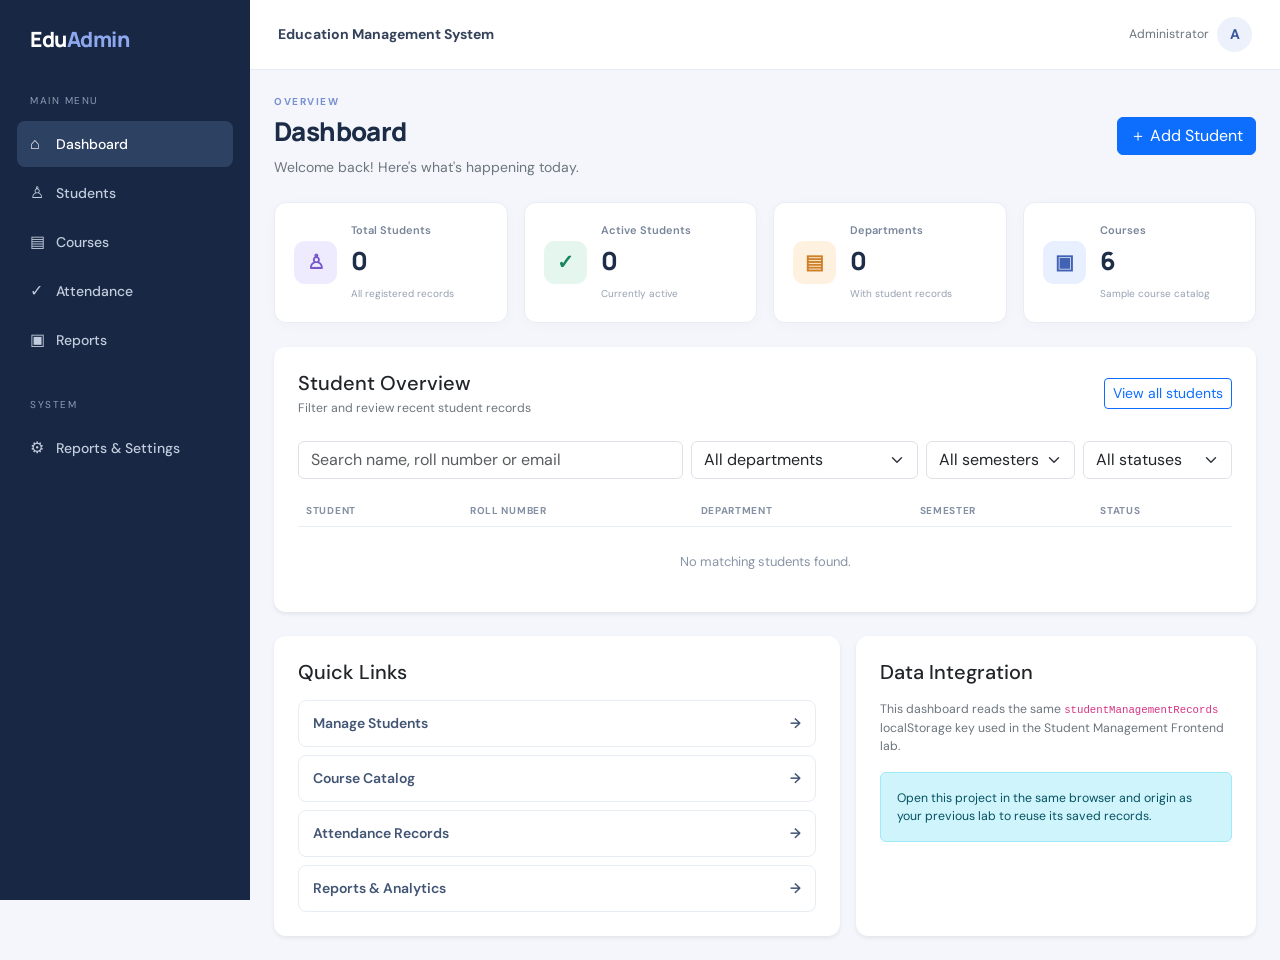
<file: index.html>
<!DOCTYPE html>
<html lang="en">
<head>
  <meta charset="UTF-8"><meta name="viewport" content="width=device-width, initial-scale=1">
  <title>Admin Dashboard | EduAdmin</title>
  <link href="https://cdn.jsdelivr.net/npm/bootstrap@5.3.3/dist/css/bootstrap.min.css" rel="stylesheet">
  <link rel="stylesheet" href="assets/style.css">
</head>
<body>
  <div id="appSidebar"></div>
  <div class="main-content">
    <div id="appTopbar"></div>
    <main class="container-fluid px-3 px-lg-4 py-4">
      <div class="d-flex flex-wrap justify-content-between align-items-center mb-4 gap-2">
        <div><p class="eyebrow mb-1">OVERVIEW</p><h1 class="page-title">Dashboard</h1><p class="text-secondary mb-0">Welcome back! Here's what's happening today.</p></div>
        <button class="btn btn-primary" data-bs-toggle="modal" data-bs-target="#studentModal" id="quickAddBtn">＋ Add Student</button>
      </div>
      <div id="alertArea"></div>
      <section class="row g-3 mb-4">
        <div class="col-12 col-sm-6 col-xl-3"><div class="kpi-card"><div class="kpi-icon purple">♙</div><div><span>Total Students</span><h2 id="totalStudents">0</h2><small>All registered records</small></div></div></div>
        <div class="col-12 col-sm-6 col-xl-3"><div class="kpi-card"><div class="kpi-icon green">✓</div><div><span>Active Students</span><h2 id="activeStudents">0</h2><small>Currently active</small></div></div></div>
        <div class="col-12 col-sm-6 col-xl-3"><div class="kpi-card"><div class="kpi-icon orange">▤</div><div><span>Departments</span><h2 id="departmentTotal">0</h2><small>With student records</small></div></div></div>
        <div class="col-12 col-sm-6 col-xl-3"><div class="kpi-card"><div class="kpi-icon blue">▣</div><div><span>Courses</span><h2 id="courseTotal">6</h2><small>Sample course catalog</small></div></div></div>
      </section>
      <section class="card border-0 shadow-sm mb-4">
        <div class="card-header bg-white border-0 pt-4 px-4"><div class="d-flex flex-wrap justify-content-between align-items-center gap-2"><div><h5 class="mb-1">Student Overview</h5><p class="text-secondary small mb-0">Filter and review recent student records</p></div><a class="btn btn-sm btn-outline-primary" href="students.html">View all students</a></div></div>
        <div class="card-body px-4">
          <div class="row g-2 mb-3">
            <div class="col-md-5"><input id="dashboardSearch" class="form-control" placeholder="Search name, roll number or email"></div>
            <div class="col-md-3"><select id="dashboardDepartment" class="form-select"><option value="">All departments</option></select></div>
            <div class="col-md-2"><select id="dashboardSemester" class="form-select"><option value="">All semesters</option></select></div>
            <div class="col-md-2"><select id="dashboardStatus" class="form-select"><option value="">All statuses</option><option>Active</option><option>Inactive</option></select></div>
          </div>
          <div class="table-responsive"><table class="table align-middle admin-table"><thead><tr><th>Student</th><th>Roll Number</th><th>Department</th><th>Semester</th><th>Status</th></tr></thead><tbody id="dashboardStudents"></tbody></table></div>
          <div id="dashboardEmpty" class="empty-state d-none">No matching students found.</div>
        </div>
      </section>
      <section class="row g-3">
        <div class="col-lg-7"><div class="card border-0 shadow-sm h-100"><div class="card-body p-4"><h5 class="mb-3">Quick Links</h5><div class="quick-links"><a href="students.html">Manage Students <span>→</span></a><a href="courses.html">Course Catalog <span>→</span></a><a href="attendance.html">Attendance Records <span>→</span></a><a href="reports.html">Reports & Analytics <span>→</span></a></div></div></div></div>
        <div class="col-lg-5"><div class="card border-0 shadow-sm h-100"><div class="card-body p-4"><h5 class="mb-3">Data Integration</h5><p class="text-secondary small">This dashboard reads the same <code>studentManagementRecords</code> localStorage key used in the Student Management Frontend lab.</p><div class="alert alert-info small mb-0">Open this project in the same browser and origin as your previous lab to reuse its saved records.</div></div></div></div>
      </section>
    </main>
  </div>
  <div id="studentModalMount"></div>
  <script src="https://cdn.jsdelivr.net/npm/bootstrap@5.3.3/dist/js/bootstrap.bundle.min.js"></script>
  <script src="assets/app.js"></script>
</body></html>
</file>
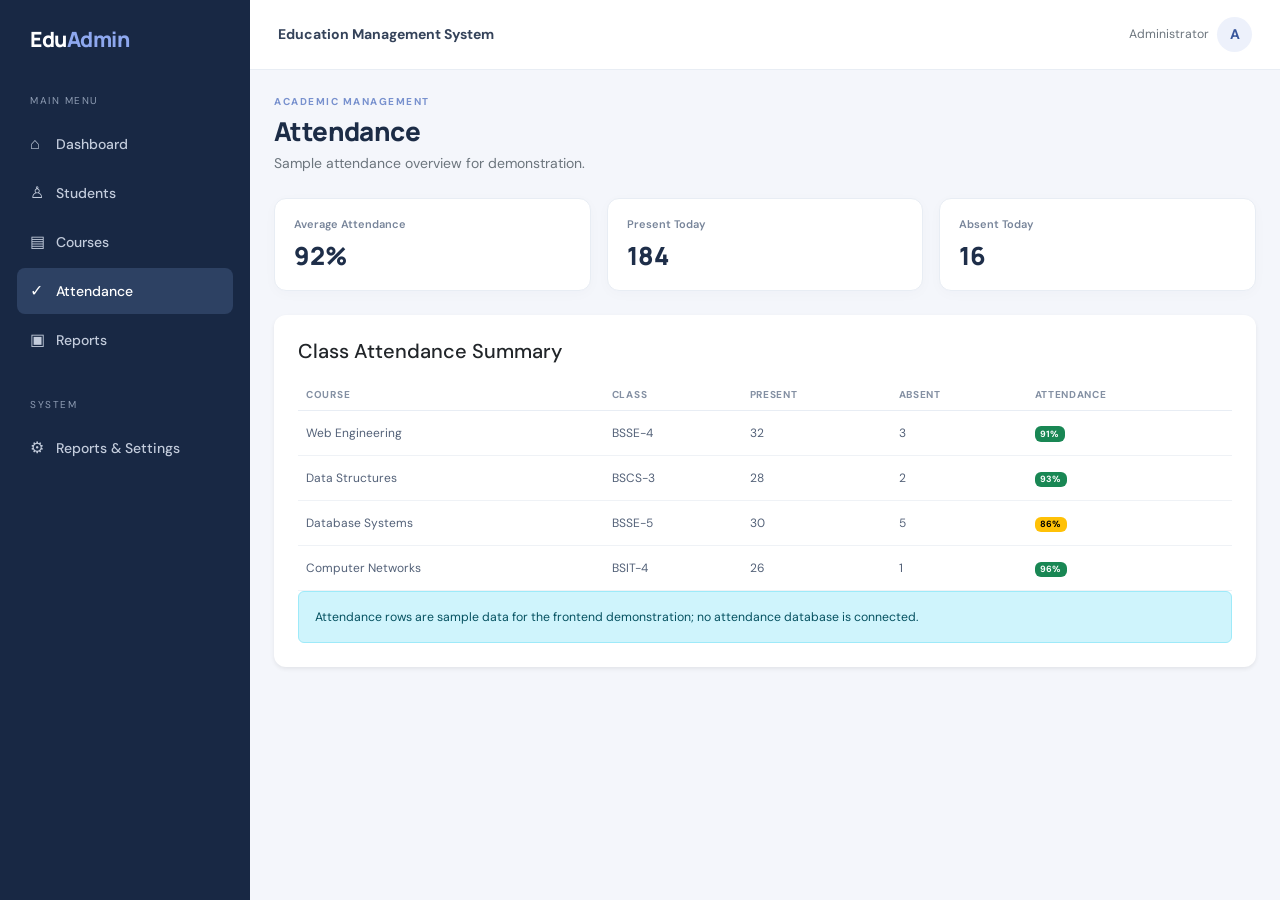
<file: attendance.html>
<!DOCTYPE html>
<html lang="en"><head><meta charset="UTF-8"><meta name="viewport" content="width=device-width, initial-scale=1"><title>Attendance | EduAdmin</title><link href="https://cdn.jsdelivr.net/npm/bootstrap@5.3.3/dist/css/bootstrap.min.css" rel="stylesheet"><link rel="stylesheet" href="assets/style.css"></head>
<body><div id="appSidebar"></div><div class="main-content"><div id="appTopbar"></div><main class="container-fluid px-3 px-lg-4 py-4"><p class="eyebrow mb-1">ACADEMIC MANAGEMENT</p><h1 class="page-title mb-1">Attendance</h1><p class="text-secondary mb-4">Sample attendance overview for demonstration.</p><div class="row g-3 mb-4"><div class="col-sm-4"><div class="mini-stat"><span>Average Attendance</span><strong>92%</strong></div></div><div class="col-sm-4"><div class="mini-stat"><span>Present Today</span><strong>184</strong></div></div><div class="col-sm-4"><div class="mini-stat"><span>Absent Today</span><strong>16</strong></div></div></div><div class="card border-0 shadow-sm"><div class="card-body p-4"><h5 class="mb-3">Class Attendance Summary</h5><div class="table-responsive"><table class="table admin-table align-middle"><thead><tr><th>Course</th><th>Class</th><th>Present</th><th>Absent</th><th>Attendance</th></tr></thead><tbody><tr><td>Web Engineering</td><td>BSSE-4</td><td>32</td><td>3</td><td><span class="badge text-bg-success">91%</span></td></tr><tr><td>Data Structures</td><td>BSCS-3</td><td>28</td><td>2</td><td><span class="badge text-bg-success">93%</span></td></tr><tr><td>Database Systems</td><td>BSSE-5</td><td>30</td><td>5</td><td><span class="badge text-bg-warning">86%</span></td></tr><tr><td>Computer Networks</td><td>BSIT-4</td><td>26</td><td>1</td><td><span class="badge text-bg-success">96%</span></td></tr></tbody></table></div><div class="alert alert-info mb-0 small">Attendance rows are sample data for the frontend demonstration; no attendance database is connected.</div></div></div></main></div><script src="https://cdn.jsdelivr.net/npm/bootstrap@5.3.3/dist/js/bootstrap.bundle.min.js"></script><script src="assets/app.js"></script></body></html>
</file>
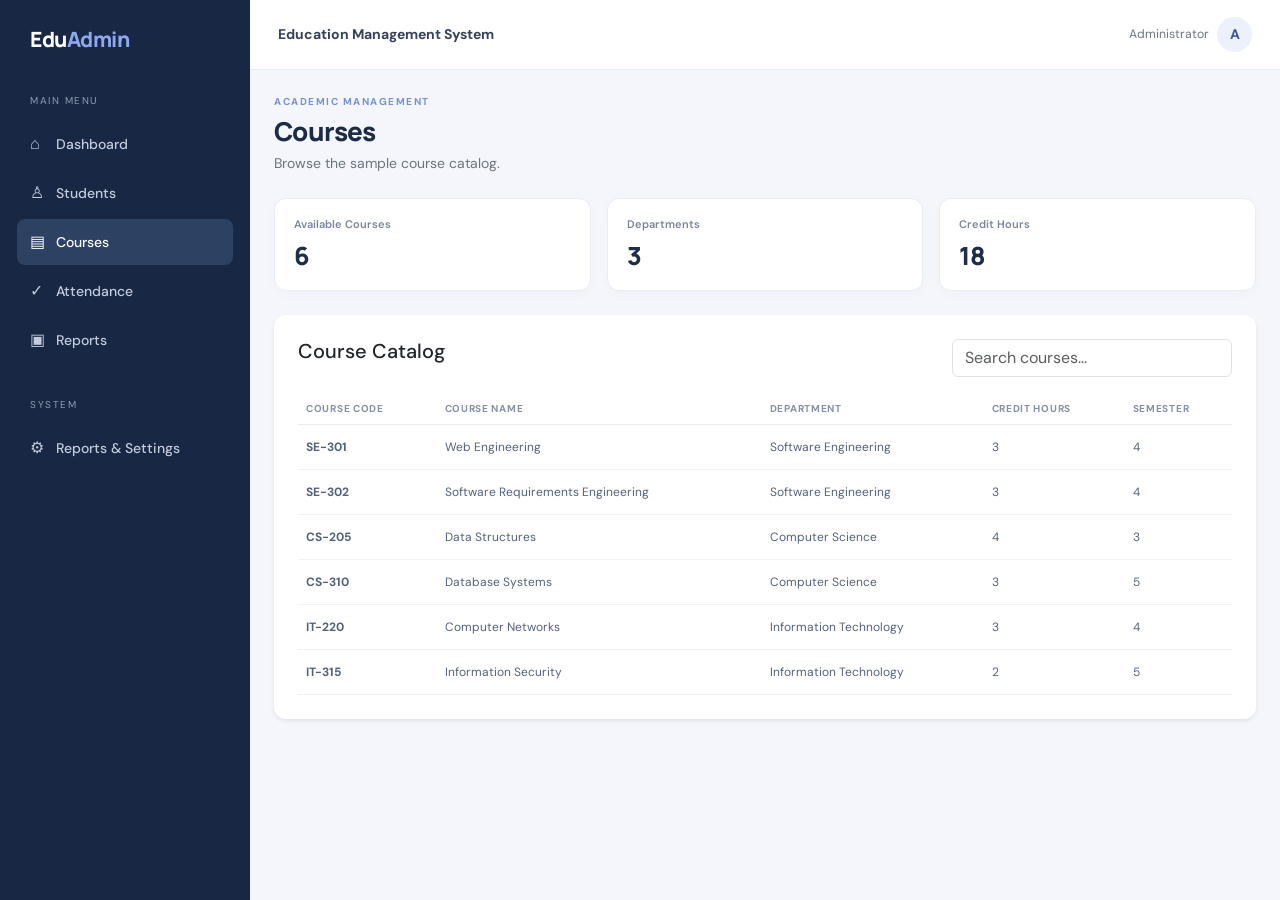
<file: courses.html>
<!DOCTYPE html>
<html lang="en"><head><meta charset="UTF-8"><meta name="viewport" content="width=device-width, initial-scale=1"><title>Courses | EduAdmin</title><link href="https://cdn.jsdelivr.net/npm/bootstrap@5.3.3/dist/css/bootstrap.min.css" rel="stylesheet"><link rel="stylesheet" href="assets/style.css"></head>
<body><div id="appSidebar"></div><div class="main-content"><div id="appTopbar"></div><main class="container-fluid px-3 px-lg-4 py-4"><p class="eyebrow mb-1">ACADEMIC MANAGEMENT</p><h1 class="page-title mb-1">Courses</h1><p class="text-secondary mb-4">Browse the sample course catalog.</p><div class="row g-3 mb-4"><div class="col-md-4"><div class="mini-stat"><span>Available Courses</span><strong>6</strong></div></div><div class="col-md-4"><div class="mini-stat"><span>Departments</span><strong>3</strong></div></div><div class="col-md-4"><div class="mini-stat"><span>Credit Hours</span><strong>18</strong></div></div></div><div class="card border-0 shadow-sm"><div class="card-body p-4"><div class="d-flex justify-content-between flex-wrap gap-2 mb-3"><h5>Course Catalog</h5><input id="courseSearch" class="form-control" style="max-width:280px" placeholder="Search courses..."></div><div class="table-responsive"><table class="table admin-table align-middle"><thead><tr><th>Course Code</th><th>Course Name</th><th>Department</th><th>Credit Hours</th><th>Semester</th></tr></thead><tbody id="coursesTable"></tbody></table></div></div></div></main></div><script src="https://cdn.jsdelivr.net/npm/bootstrap@5.3.3/dist/js/bootstrap.bundle.min.js"></script><script src="assets/app.js"></script></body></html>
</file>
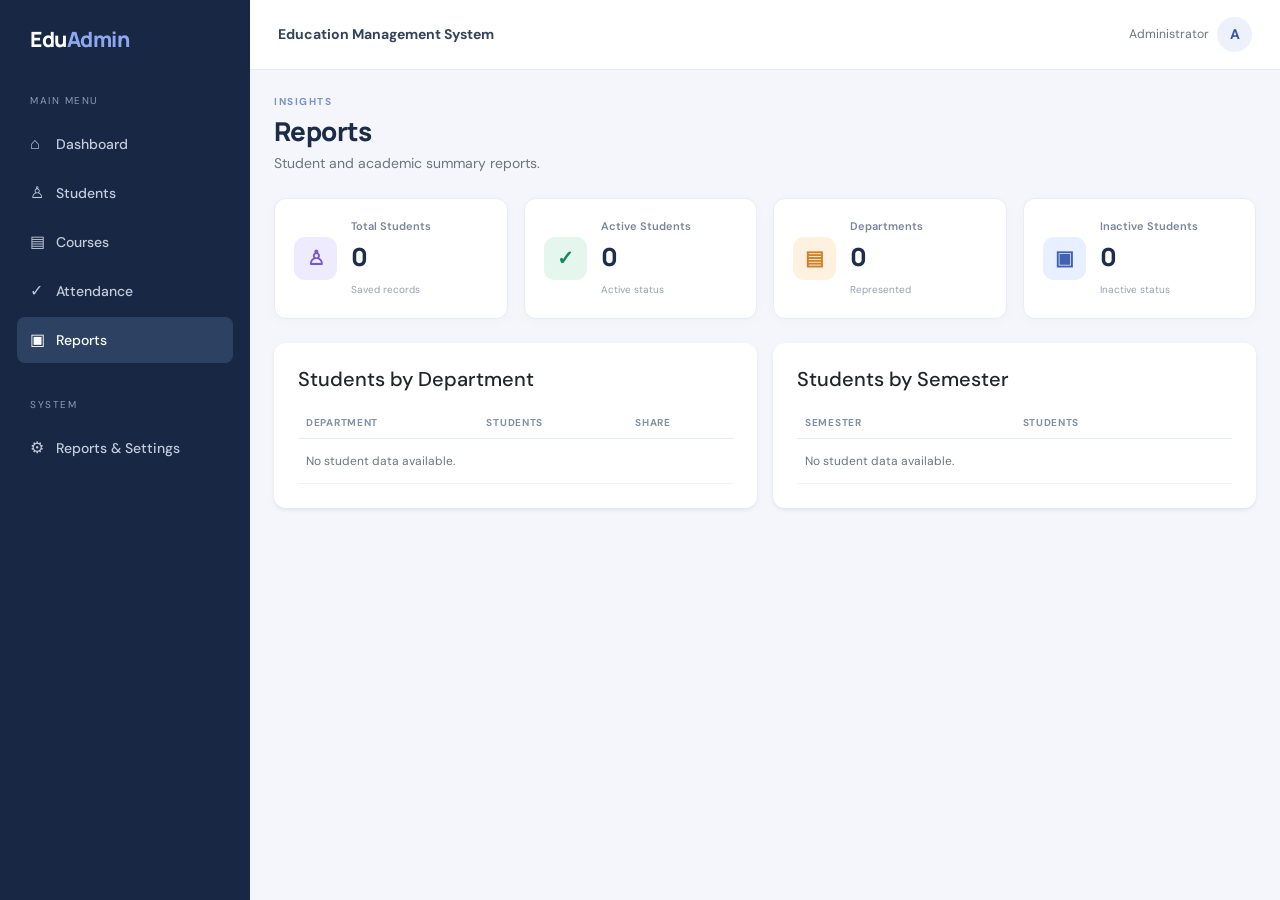
<file: reports.html>
<!DOCTYPE html>
<html lang="en"><head><meta charset="UTF-8"><meta name="viewport" content="width=device-width, initial-scale=1"><title>Reports | EduAdmin</title><link href="https://cdn.jsdelivr.net/npm/bootstrap@5.3.3/dist/css/bootstrap.min.css" rel="stylesheet"><link rel="stylesheet" href="assets/style.css"></head>
<body><div id="appSidebar"></div><div class="main-content"><div id="appTopbar"></div><main class="container-fluid px-3 px-lg-4 py-4"><p class="eyebrow mb-1">INSIGHTS</p><h1 class="page-title mb-1">Reports</h1><p class="text-secondary mb-4">Student and academic summary reports.</p><div class="row g-3 mb-4"><div class="col-sm-6 col-xl-3"><div class="kpi-card"><div class="kpi-icon purple">♙</div><div><span>Total Students</span><h2 id="reportTotal">0</h2><small>Saved records</small></div></div></div><div class="col-sm-6 col-xl-3"><div class="kpi-card"><div class="kpi-icon green">✓</div><div><span>Active Students</span><h2 id="reportActive">0</h2><small>Active status</small></div></div></div><div class="col-sm-6 col-xl-3"><div class="kpi-card"><div class="kpi-icon orange">▤</div><div><span>Departments</span><h2 id="reportDepartments">0</h2><small>Represented</small></div></div></div><div class="col-sm-6 col-xl-3"><div class="kpi-card"><div class="kpi-icon blue">▣</div><div><span>Inactive Students</span><h2 id="reportInactive">0</h2><small>Inactive status</small></div></div></div></div><div class="row g-3"><div class="col-lg-6"><div class="card border-0 shadow-sm h-100"><div class="card-body p-4"><h5 class="mb-3">Students by Department</h5><div class="table-responsive"><table class="table admin-table"><thead><tr><th>Department</th><th>Students</th><th>Share</th></tr></thead><tbody id="departmentReport"></tbody></table></div></div></div></div><div class="col-lg-6"><div class="card border-0 shadow-sm h-100"><div class="card-body p-4"><h5 class="mb-3">Students by Semester</h5><div class="table-responsive"><table class="table admin-table"><thead><tr><th>Semester</th><th>Students</th></tr></thead><tbody id="semesterReport"></tbody></table></div></div></div></div></div></main></div><script src="https://cdn.jsdelivr.net/npm/bootstrap@5.3.3/dist/js/bootstrap.bundle.min.js"></script><script src="assets/app.js"></script></body></html>
</file>
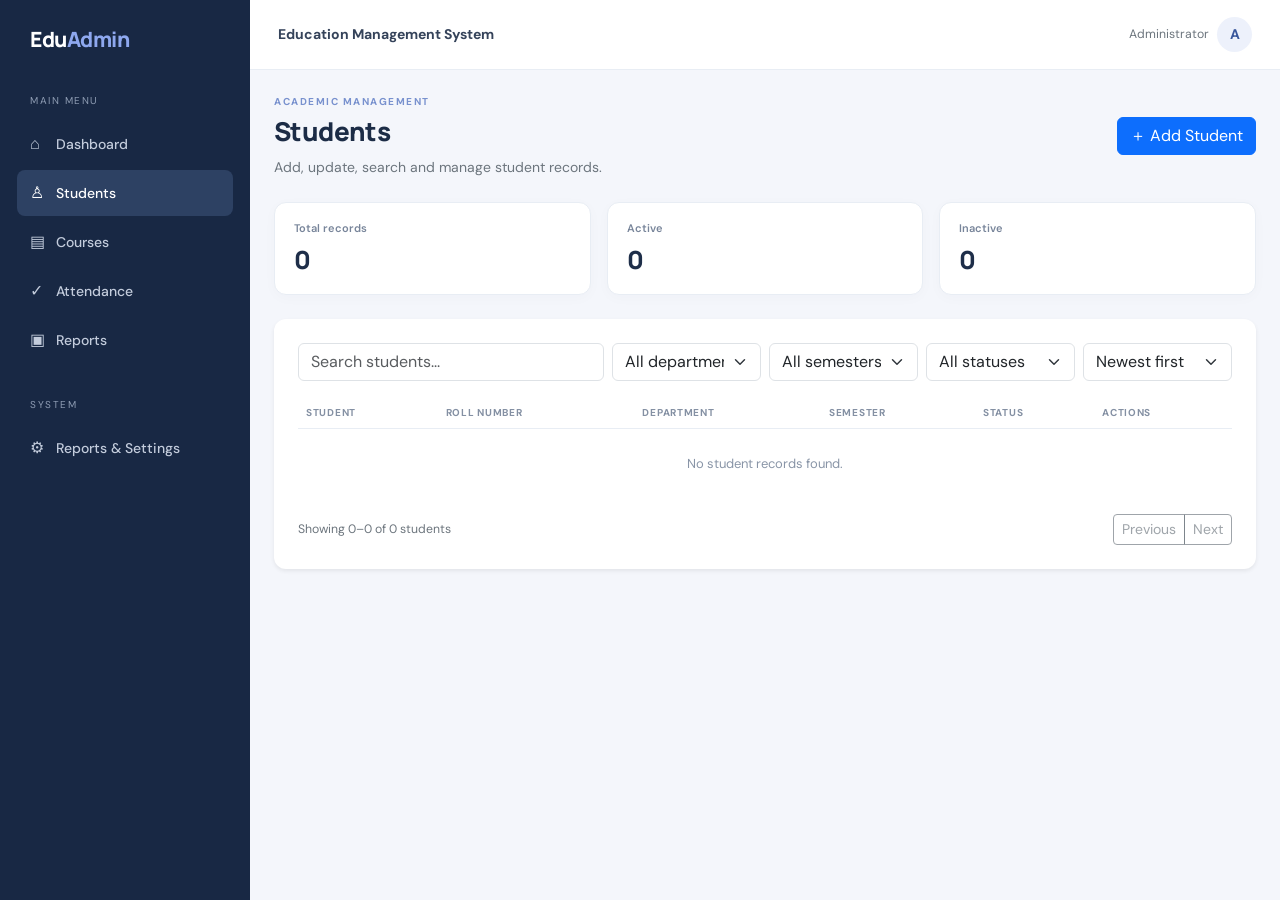
<file: students.html>
<!DOCTYPE html>
<html lang="en"><head><meta charset="UTF-8"><meta name="viewport" content="width=device-width, initial-scale=1"><title>Students | EduAdmin</title><link href="https://cdn.jsdelivr.net/npm/bootstrap@5.3.3/dist/css/bootstrap.min.css" rel="stylesheet"><link rel="stylesheet" href="assets/style.css"></head>
<body><div id="appSidebar"></div><div class="main-content"><div id="appTopbar"></div><main class="container-fluid px-3 px-lg-4 py-4">
<div class="d-flex flex-wrap justify-content-between align-items-center gap-2 mb-4"><div><p class="eyebrow mb-1">ACADEMIC MANAGEMENT</p><h1 class="page-title">Students</h1><p class="text-secondary mb-0">Add, update, search and manage student records.</p></div><button class="btn btn-primary" data-bs-toggle="modal" data-bs-target="#studentModal">＋ Add Student</button></div>
<div id="alertArea"></div>
<div class="row g-3 mb-4"><div class="col-sm-4"><div class="mini-stat"><span>Total records</span><strong id="studentPageTotal">0</strong></div></div><div class="col-sm-4"><div class="mini-stat"><span>Active</span><strong id="studentPageActive">0</strong></div></div><div class="col-sm-4"><div class="mini-stat"><span>Inactive</span><strong id="studentPageInactive">0</strong></div></div></div>
<div class="card border-0 shadow-sm"><div class="card-body p-3 p-lg-4"><div class="row g-2 mb-3"><div class="col-lg-4"><input id="studentSearch" class="form-control" placeholder="Search students..."></div><div class="col-sm-4 col-lg-2"><select id="studentDepartment" class="form-select"><option value="">All departments</option></select></div><div class="col-sm-4 col-lg-2"><select id="studentSemester" class="form-select"><option value="">All semesters</option></select></div><div class="col-sm-4 col-lg-2"><select id="studentStatus" class="form-select"><option value="">All statuses</option><option>Active</option><option>Inactive</option></select></div><div class="col-lg-2"><select id="studentSort" class="form-select"><option value="newest">Newest first</option><option value="name">Name A–Z</option><option value="roll">Roll number</option></select></div></div>
<div class="table-responsive"><table class="table align-middle admin-table"><thead><tr><th>Student</th><th>Roll Number</th><th>Department</th><th>Semester</th><th>Status</th><th>Actions</th></tr></thead><tbody id="studentsTable"></tbody></table></div><div id="studentsEmpty" class="empty-state d-none">No student records found.</div>
<div class="d-flex flex-wrap justify-content-between align-items-center gap-2 mt-3"><small id="studentResults" class="text-secondary"></small><div class="btn-group"><button class="btn btn-outline-secondary btn-sm" id="studentPrev">Previous</button><button class="btn btn-outline-secondary btn-sm" id="studentNext">Next</button></div></div>
</div></div></main></div><div id="studentModalMount"></div>
<script src="https://cdn.jsdelivr.net/npm/bootstrap@5.3.3/dist/js/bootstrap.bundle.min.js"></script><script src="assets/app.js"></script></body></html>
</file>
<file: assets/style.css>
@import url('https://fonts.googleapis.com/css2?family=DM+Sans:wght@400;500;600;700&family=Manrope:wght@600;700;800&display=swap');
:root{--navy:#182844;--blue:#4263b3;--bg:#f4f6fb;--muted:#78859a;--line:#e8edf4}
*{box-sizing:border-box}body{margin:0;background:var(--bg);color:#263449;font-family:'DM Sans',sans-serif;font-size:14px}
.main-content{min-height:100vh;margin-left:250px}.sidebar{position:fixed;inset:0 auto 0 0;width:250px;background:var(--navy);color:#fff;padding:25px 17px;z-index:1030;overflow-y:auto}
.brand{font:800 21px Manrope,sans-serif;padding:0 13px 30px;letter-spacing:-.5px}.brand span{color:#8ea8ef}.nav-label{font-size:10px;letter-spacing:1.5px;color:#8f9db4;padding:10px 13px}.sidebar .nav-link{color:#c3ccdc;padding:11px 13px;border-radius:8px;margin:3px 0;font-weight:500}.sidebar .nav-link:hover,.sidebar .nav-link.active{background:#2d4163;color:#fff}.nav-symbol{display:inline-block;width:26px;font-size:16px}
.topbar{height:70px;background:#fff;border-bottom:1px solid var(--line);display:flex;align-items:center;justify-content:space-between;padding:0 28px;position:sticky;top:0;z-index:1000}.topbar-title{font-weight:700;color:#35435a}.user-chip{background:#edf1fb;color:#38569b;border-radius:50%;width:35px;height:35px;display:grid;place-items:center;font-weight:700}
.page-title{font:800 26px Manrope,sans-serif;color:#1c2c46;letter-spacing:-.6px}.eyebrow{font-size:10px;font-weight:700;letter-spacing:1.5px;color:#7891ce}
.kpi-card,.mini-stat{height:100%;background:#fff;border:1px solid var(--line);border-radius:12px;padding:19px;display:flex;align-items:center;gap:14px;box-shadow:0 3px 14px #263a5a06}.kpi-icon{width:43px;height:43px;flex:0 0 43px;border-radius:11px;display:grid;place-items:center;font-size:20px;font-weight:700}.purple{background:#efebff;color:#7658c8}.green{background:#e4f6ed;color:#16865d}.orange{background:#fff1df;color:#ce8128}.blue{background:#e8efff;color:#4263b3}.kpi-card span,.mini-stat span{display:block;font-size:11px;color:var(--muted);font-weight:600}.kpi-card h2{font:800 25px Manrope,sans-serif;margin:4px 0;color:#1e2e49}.kpi-card small{font-size:10px;color:#97a1b1}.mini-stat{display:block;padding:17px 19px}.mini-stat strong{font:800 25px Manrope,sans-serif;display:block;margin-top:5px;color:#1e2e49}
.card{border-radius:12px}.card-header{border-radius:12px 12px 0 0!important}.admin-table{font-size:12px;margin-bottom:0}.admin-table thead th{font-size:10px;letter-spacing:.7px;text-transform:uppercase;color:#8490a3;border-bottom:1px solid var(--line);white-space:nowrap}.admin-table td{color:#536178;border-color:#eff2f6;padding-top:13px;padding-bottom:13px}.admin-table tbody tr:hover{background:#fafbfe}.student-cell{font-weight:700;color:#273750}.student-email{display:block;color:#8a96a8;font-size:10px;font-weight:400;margin-top:3px}.status-pill{font-size:10px;border-radius:20px;padding:5px 9px;font-weight:700}.status-active{background:#e4f6ed;color:#16865d}.status-inactive{background:#fff0f1;color:#bd4854}.empty-state{text-align:center;padding:25px;color:#8995a7;font-size:13px}.quick-links{display:grid;gap:8px}.quick-links a{padding:12px 14px;border:1px solid var(--line);border-radius:8px;color:#425574;text-decoration:none;font-weight:600}.quick-links a:hover{background:#f7f9fd;color:#3157a4}.quick-links span{float:right}.form-label{font-size:12px;font-weight:600;color:#526078}
@media(max-width:991.98px){.main-content{margin-left:0}.sidebar{display:none}.topbar{padding:0 17px}}
@media(min-width:992px){.mobile-menu{display:none!important}}
</file>
